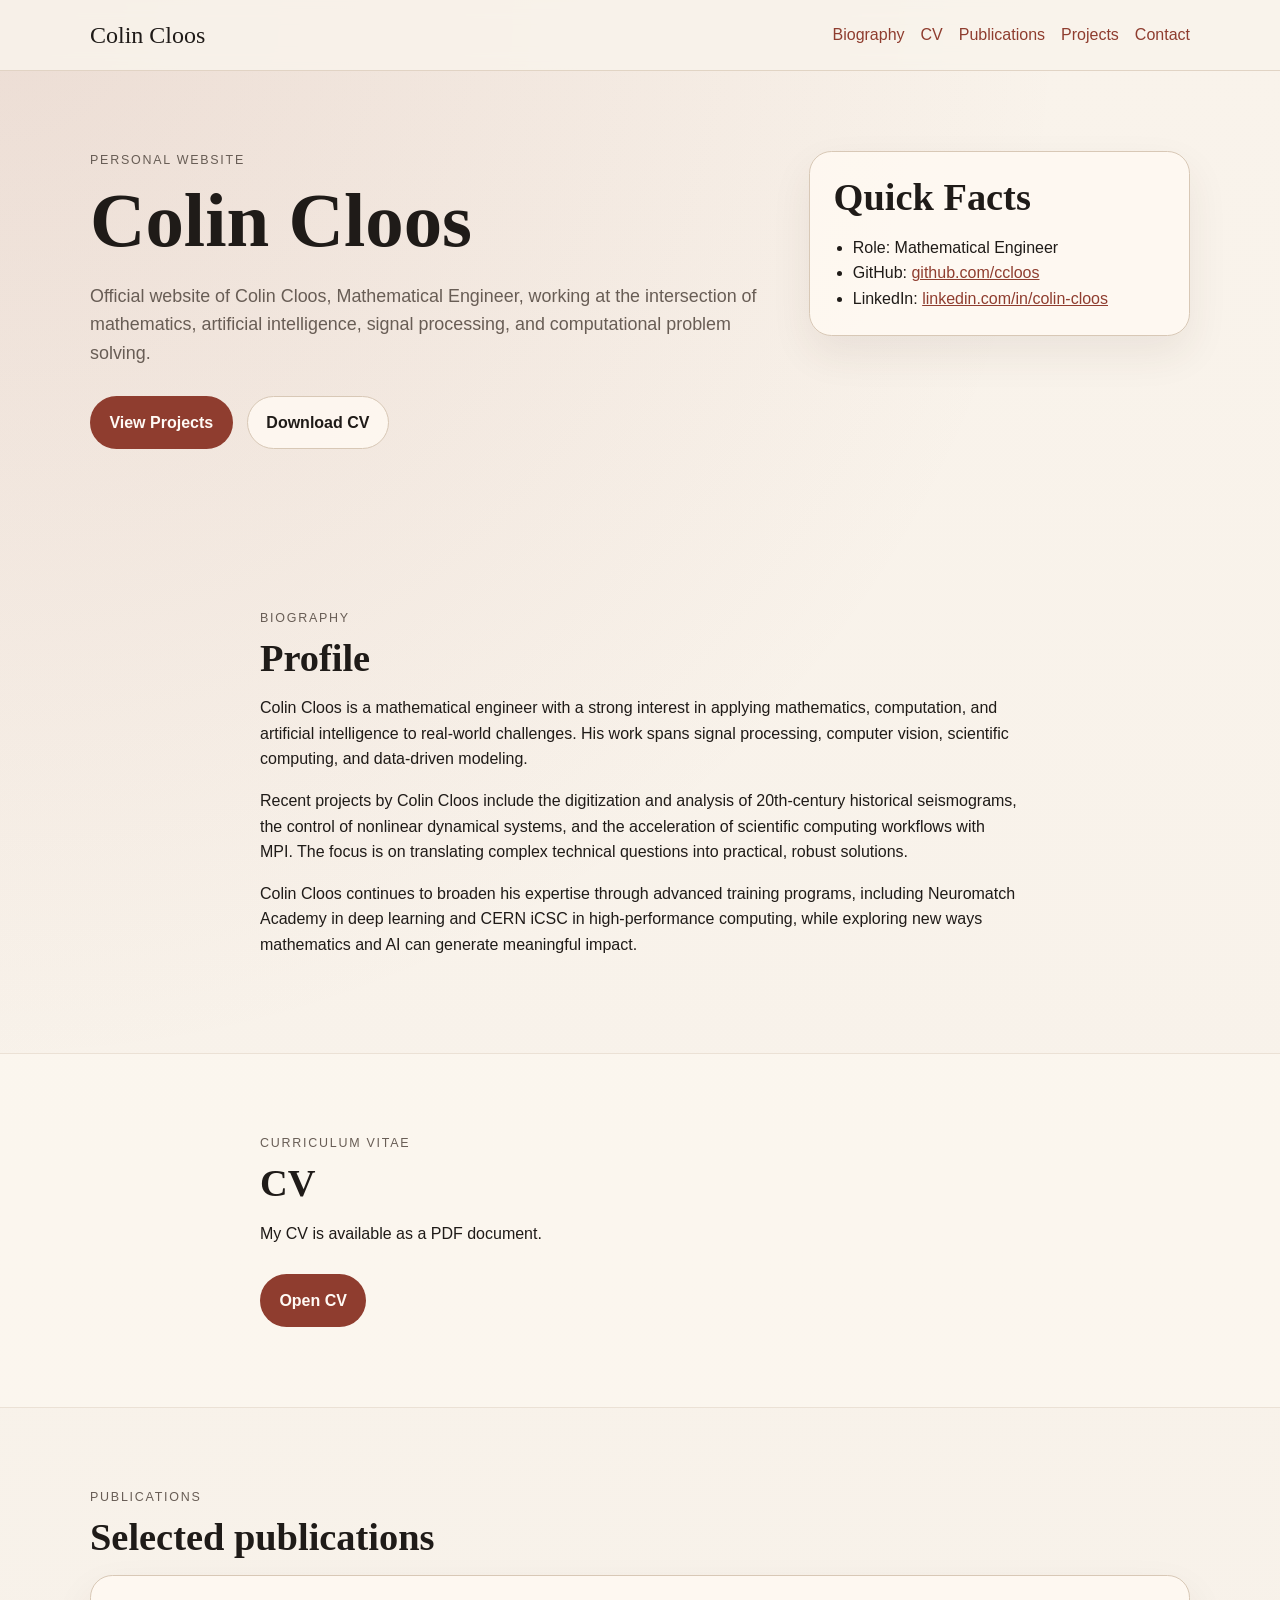
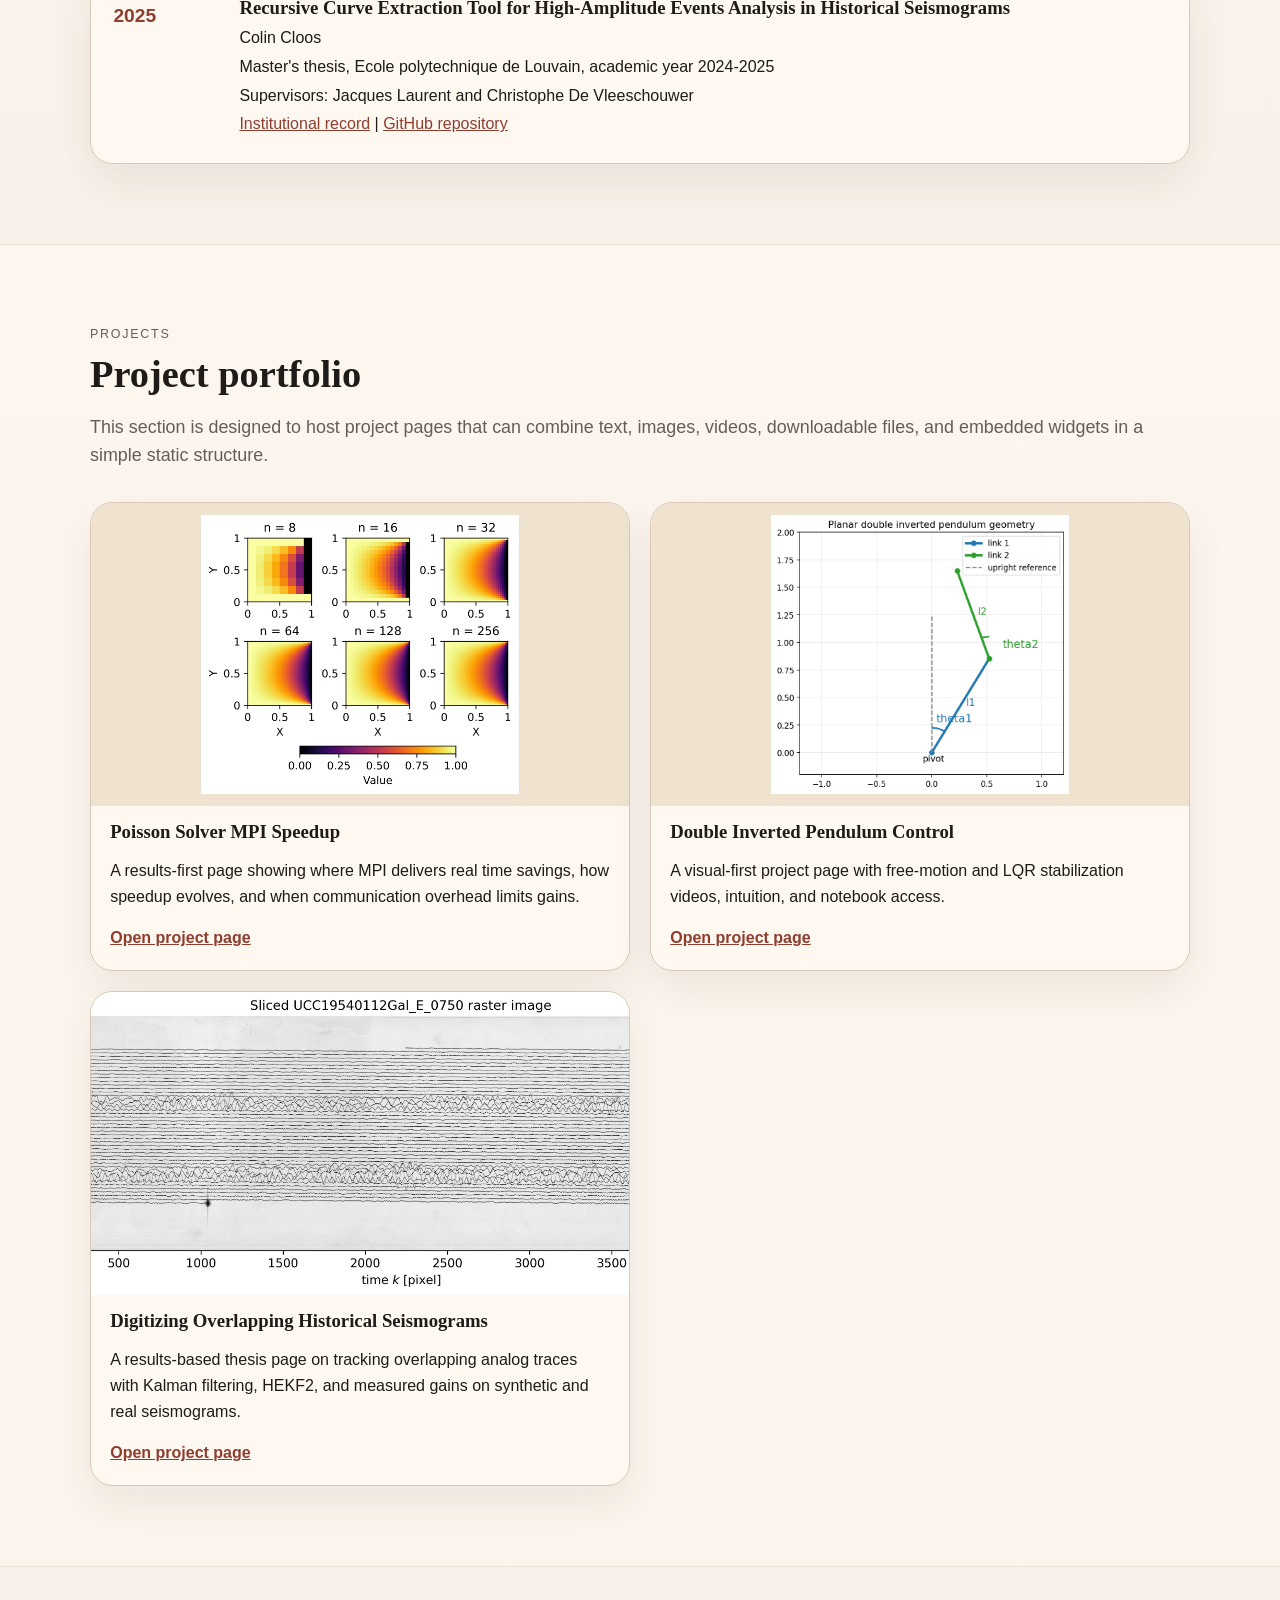
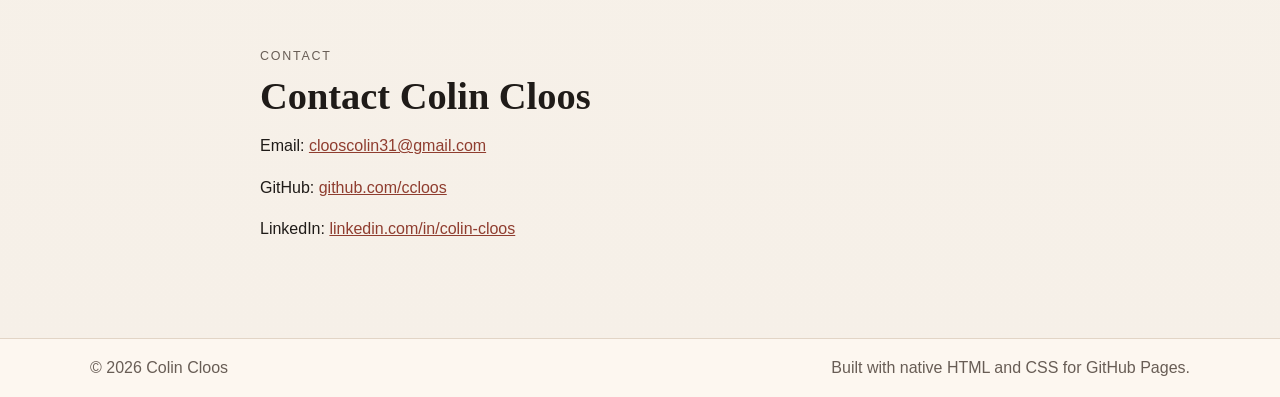
<file: index.html>
<!DOCTYPE html>
<html lang="en">
<head>
  <meta charset="UTF-8">
  <meta name="viewport" content="width=device-width, initial-scale=1.0">
  <title>Colin Cloos | Official Website of Colin Cloos</title>
  <meta
    name="description"
    content="Official website of Colin Cloos, Mathematical Engineer. Find the biography, CV, publications, projects, and contact information of Colin Cloos."
  >
  <meta name="author" content="Colin Cloos">
  <meta name="robots" content="index, follow">
  <link rel="canonical" href="https://ccloos.github.io/">
  <meta property="og:type" content="website">
  <meta property="og:site_name" content="Colin Cloos">
  <meta property="og:title" content="Colin Cloos | Official Website of Colin Cloos">
  <meta property="og:description" content="Official website of Colin Cloos, Mathematical Engineer. Find the biography, CV, publications, projects, and contact information of Colin Cloos.">
  <meta property="og:url" content="https://ccloos.github.io/">
  <meta property="og:image" content="https://ccloos.github.io/projects/poisson-mpi/media/solutions.jpg">
  <meta name="twitter:card" content="summary_large_image">
  <meta name="twitter:title" content="Colin Cloos | Official Website of Colin Cloos">
  <meta name="twitter:description" content="Official website of Colin Cloos, Mathematical Engineer. Find the biography, CV, publications, projects, and contact information of Colin Cloos.">
  <meta name="twitter:image" content="https://ccloos.github.io/projects/poisson-mpi/media/solutions.jpg">
  <link rel="icon" type="image/png" href="/assets/images/C_icon.png">
  <link rel="stylesheet" href="assets/css/styles.css">
  <script type="application/ld+json">
    {
      "@context": "https://schema.org",
      "@type": "Person",
      "name": "Colin Cloos",
      "url": "https://ccloos.github.io/",
      "mainEntityOfPage": "https://ccloos.github.io/",
      "jobTitle": "Mathematical Engineer",
      "email": "mailto:clooscolin31@gmail.com",
      "sameAs": [
        "https://github.com/ccloos",
        "https://linkedin.com/in/colin-cloos"
      ],
      "knowsAbout": [
        "Mathematics",
        "Artificial intelligence",
        "Signal processing",
        "Scientific computing",
        "Computer vision"
      ]
    }
  </script>
  <script type="application/ld+json">
    {
      "@context": "https://schema.org",
      "@type": "WebSite",
      "name": "Colin Cloos",
      "url": "https://ccloos.github.io/",
      "about": {
        "@type": "Person",
        "name": "Colin Cloos"
      }
    }
  </script>
</head>
<body>
  <header class="site-header">
    <div class="container header-inner">
      <a class="site-name" href="#top">Colin Cloos</a>
      <nav class="site-nav" aria-label="Main navigation">
        <a href="#bio">Biography</a>
        <a href="#cv">CV</a>
        <a href="#publications">Publications</a>
        <a href="#projects">Projects</a>
        <a href="#contact">Contact</a>
      </nav>
    </div>
  </header>

  <main id="top">
    <section class="hero">
      <div class="container hero-grid">
        <div>
          <p class="eyebrow">Personal website</p>
          <h1>Colin Cloos</h1>
          <p class="lead">
            Official website of Colin Cloos, Mathematical Engineer, working at the intersection
            of mathematics, artificial intelligence, signal processing, and computational
            problem solving.
          </p>
          <div class="hero-actions">
            <a class="button button-primary" href="#projects">View Projects</a>
            <a class="button button-secondary" href="cv/CV_CCLOOS.pdf">Download CV</a>
          </div>
        </div>
        <aside class="profile-card">
          <h2>Quick Facts</h2>
          <ul>
            <li>Role: Mathematical Engineer</li>
            <li>GitHub: <a href="https://github.com/ccloos">github.com/ccloos</a></li>
            <li>LinkedIn: <a href="https://linkedin.com/in/colin-cloos">linkedin.com/in/colin-cloos</a></li>
          </ul>
        </aside>
      </div>
    </section>

    <section id="bio" class="section">
      <div class="container narrow">
        <p class="section-label">Biography</p>
        <h2>Profile</h2>
        <p>
          Colin Cloos is a mathematical engineer with a strong interest in applying
          mathematics, computation, and artificial intelligence to real-world challenges. His
          work spans signal processing, computer vision, scientific computing, and data-driven
          modeling.
        </p>
        <p>
          Recent projects by Colin Cloos include the digitization and analysis of 20th-century
          historical seismograms, the control of nonlinear dynamical systems, and the
          acceleration of scientific computing workflows with MPI. The focus is on translating
          complex technical questions into practical, robust solutions.
        </p>
        <p>
          Colin Cloos continues to broaden his expertise through advanced training programs,
          including Neuromatch Academy in deep learning and CERN iCSC in high-performance
          computing, while exploring new ways mathematics and AI can generate meaningful
          impact.
        </p>
      </div>
    </section>

    <section id="cv" class="section section-alt">
      <div class="container narrow">
        <p class="section-label">Curriculum Vitae</p>
        <h2>CV</h2>
        <p>My CV is available as a PDF document.</p>
        <div class="card-row">
          <a class="button button-primary" href="cv/CV_CCLOOS.pdf">Open CV</a>
        </div>
      </div>
    </section>

    <section id="publications" class="section">
      <div class="container">
        <p class="section-label">Publications</p>
        <h2>Selected publications</h2>
        <div class="publication-list">
          <article class="publication-item">
            <p class="publication-year">2025</p>
            <div>
              <h3>Recursive Curve Extraction Tool for High-Amplitude Events Analysis in Historical Seismograms</h3>
              <p>Colin Cloos</p>
              <p>Master's thesis, Ecole polytechnique de Louvain, academic year 2024-2025</p>
              <p>Supervisors: Jacques Laurent and Christophe De Vleeschouwer</p>
              <p>
                <a href="https://thesis.dial.uclouvain.be/entities/masterthesis/edf44efa-0e3e-4220-b240-090449e16d3f">Institutional record</a>
                |
                <a href="https://github.com/ccloos/THESIS_Recursive_Curve_Extraction_Tool_for_High_Amplitude_Events_Analysis_in_Historical_Seismograms">GitHub repository</a>
              </p>
            </div>
          </article>
        </div>
      </div>
    </section>

    <section id="projects" class="section section-alt">
      <div class="container">
        <p class="section-label">Projects</p>
        <h2>Project portfolio</h2>
        <p class="section-intro">
          This section is designed to host project pages that can combine text, images, videos,
          downloadable files, and embedded widgets in a simple static structure.
        </p>
        <div class="project-grid">
          <article class="project-card">
            <img class="project-card-image-contain" src="projects/poisson-mpi/media/solutions.jpg" alt="Preview of Poisson equation solutions across grid resolutions">
            <h3>Poisson Solver MPI Speedup</h3>
            <p>A results-first page showing where MPI delivers real time savings, how speedup evolves, and when communication overhead limits gains.</p>
            <a href="projects/poisson-mpi/index.html">Open project page</a>
          </article>
          <article class="project-card">
            <img class="project-card-image-contain" src="projects/double-inverted-pendulum/media/system-sketch.png" alt="Sketch of a double inverted pendulum system">
            <h3>Double Inverted Pendulum Control</h3>
            <p>A visual-first project page with free-motion and LQR stabilization videos, intuition, and notebook access.</p>
            <a href="projects/double-inverted-pendulum/index.html">Open project page</a>
          </article>
          <article class="project-card">
            <img src="projects/historical-seismogram-tracking/media/seismogram-thumbnail.jpg" alt="Cropped historical seismogram showing overlapping traces">
            <h3>Digitizing Overlapping Historical Seismograms</h3>
            <p>A results-based thesis page on tracking overlapping analog traces with Kalman filtering, HEKF2, and measured gains on synthetic and real seismograms.</p>
            <a href="projects/historical-seismogram-tracking/index.html">Open project page</a>
          </article>
        </div>
      </div>
    </section>

    <section id="contact" class="section">
      <div class="container narrow">
        <p class="section-label">Contact</p>
        <h2>Contact Colin Cloos</h2>
        <p>Email: <a href="mailto:clooscolin31@gmail.com">clooscolin31@gmail.com</a></p>
        <p>GitHub: <a href="https://github.com/ccloos">github.com/ccloos</a></p>
        <p>LinkedIn: <a href="https://linkedin.com/in/colin-cloos">linkedin.com/in/colin-cloos</a></p>
      </div>
    </section>
  </main>

  <footer class="site-footer">
    <div class="container footer-inner">
      <p>&copy; <span id="current-year"></span> Colin Cloos</p>
      <p>Built with native HTML and CSS for GitHub Pages.</p>
    </div>
  </footer>

  <script src="assets/js/main.js"></script>
</body>
</html>
</file>
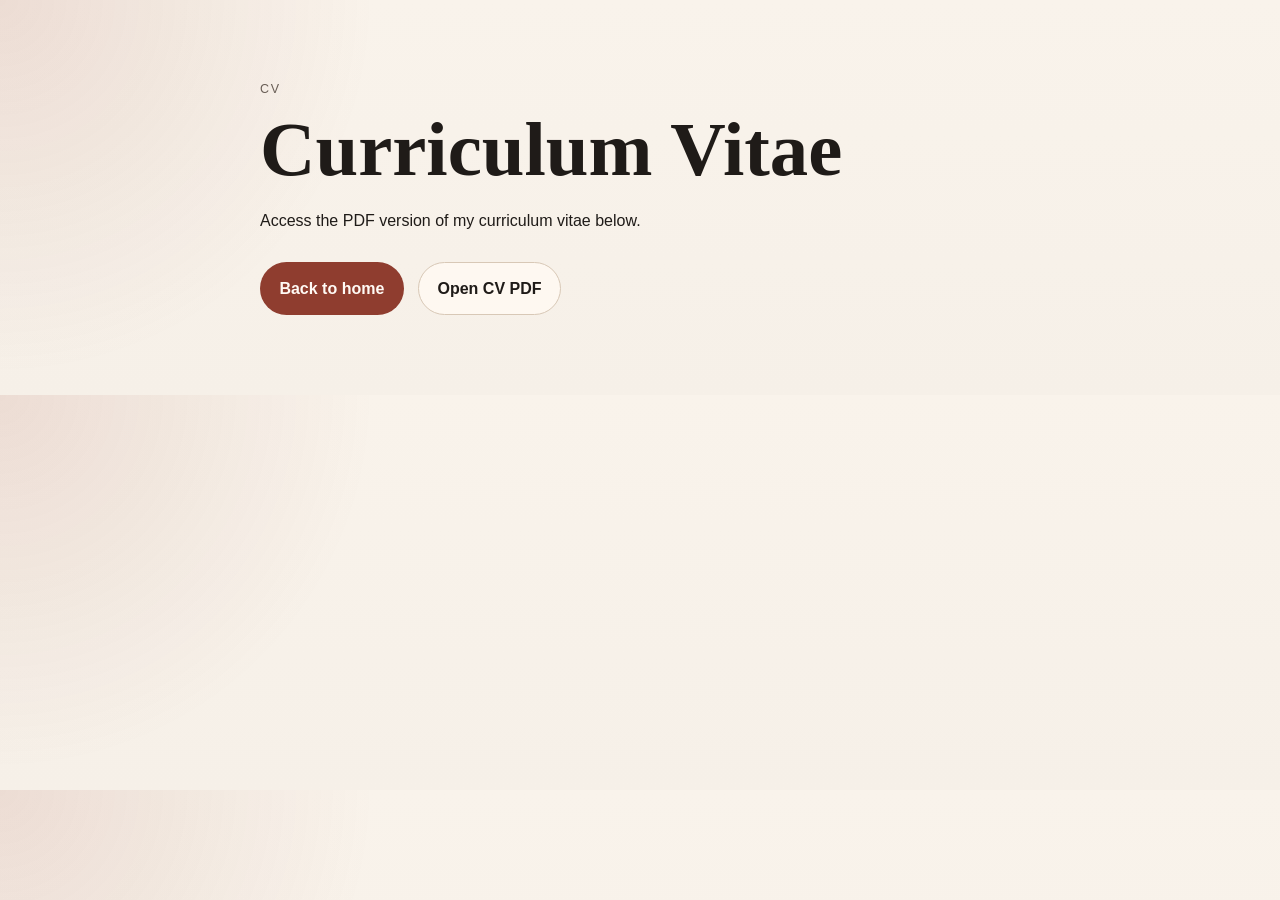
<file: cv/index.html>
<!DOCTYPE html>
<html lang="en">
<head>
  <meta charset="UTF-8">
  <meta name="viewport" content="width=device-width, initial-scale=1.0">
  <title>CV | Colin Cloos</title>
  <meta name="description" content="Curriculum Vitae of Colin Cloos, Mathematical Engineer.">
  <meta name="robots" content="index, follow">
  <link rel="canonical" href="https://ccloos.github.io/cv/index.html">
  <link rel="icon" type="image/png" href="/assets/images/C_icon.png">
  <link rel="stylesheet" href="../assets/css/styles.css">
</head>
<body>
  <main class="section">
    <div class="container narrow">
      <p class="section-label">CV</p>
      <h1>Curriculum Vitae</h1>
      <p>Access the PDF version of my curriculum vitae below.</p>
      <div class="card-row">
        <a class="button button-primary" href="../index.html">Back to home</a>
        <a class="button button-secondary" href="CV_CCLOOS.pdf">Open CV PDF</a>
      </div>
    </div>
  </main>
</body>
</html>
</file>
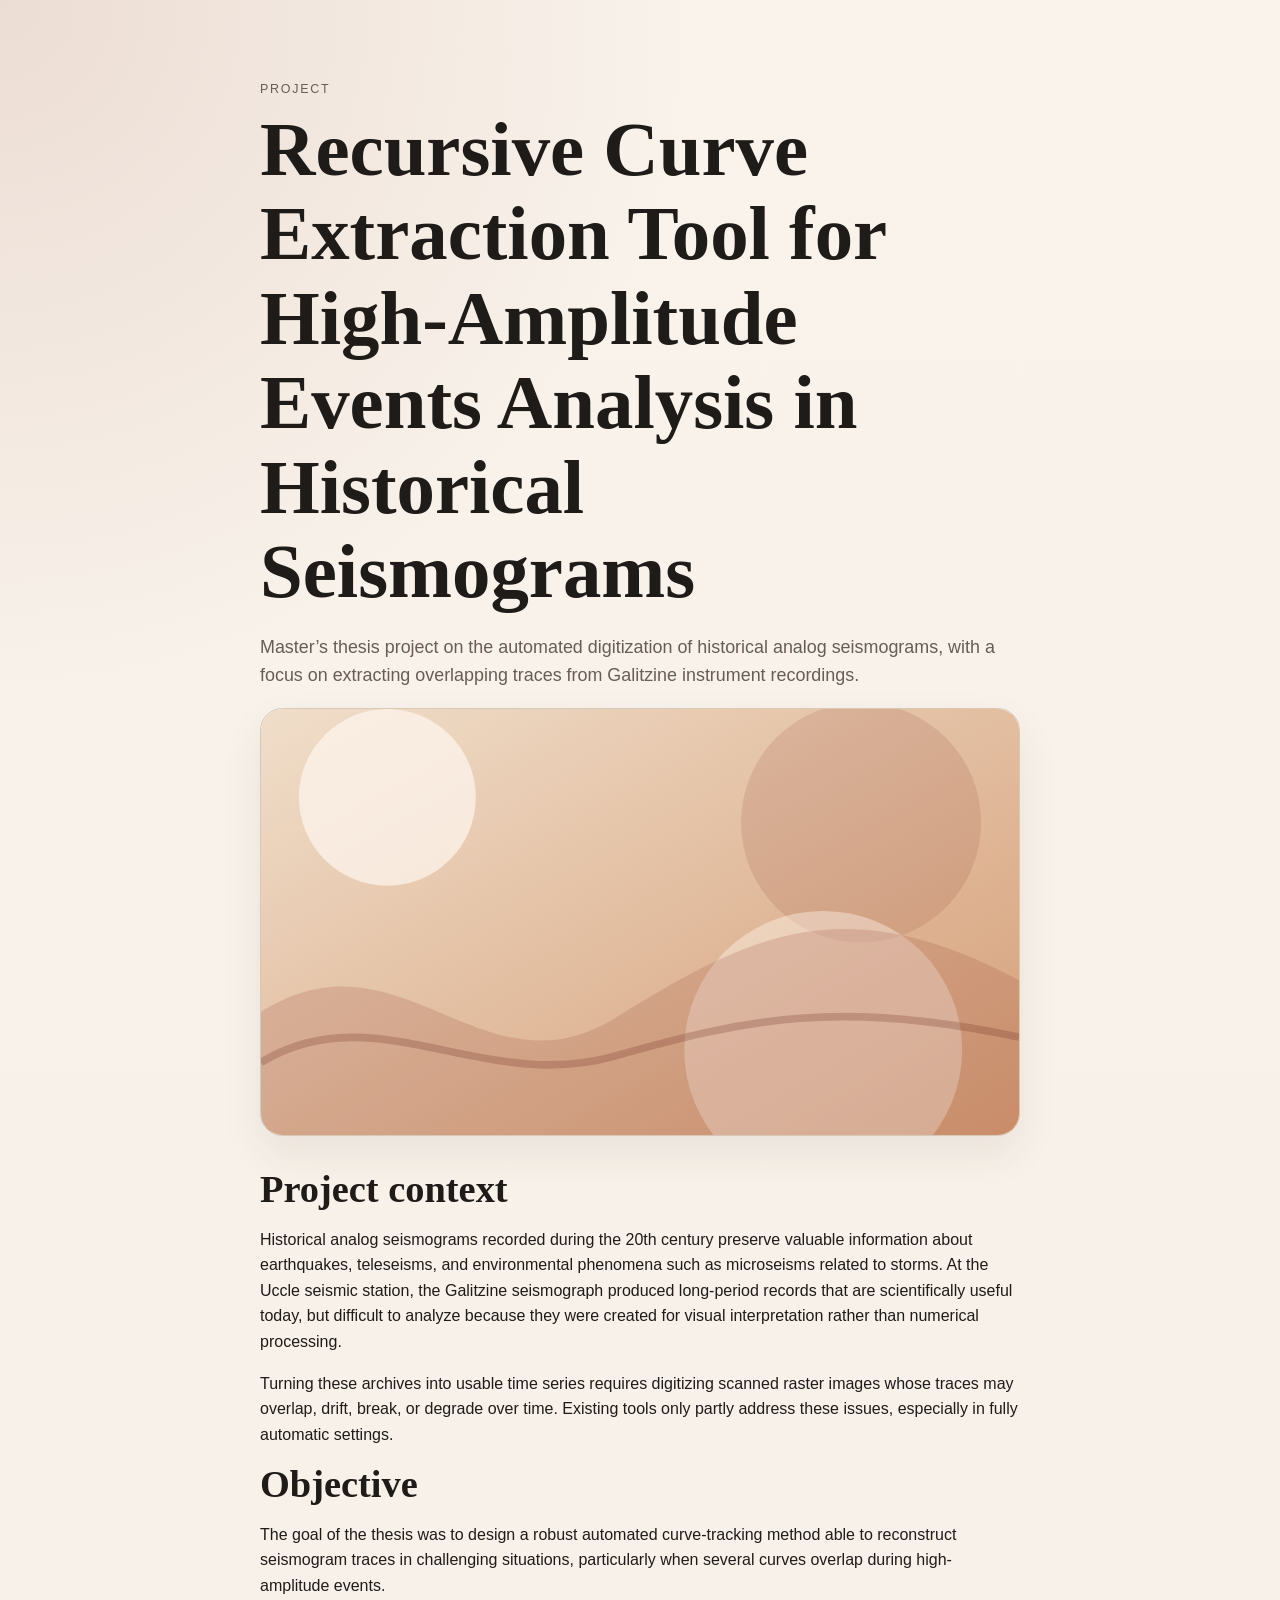
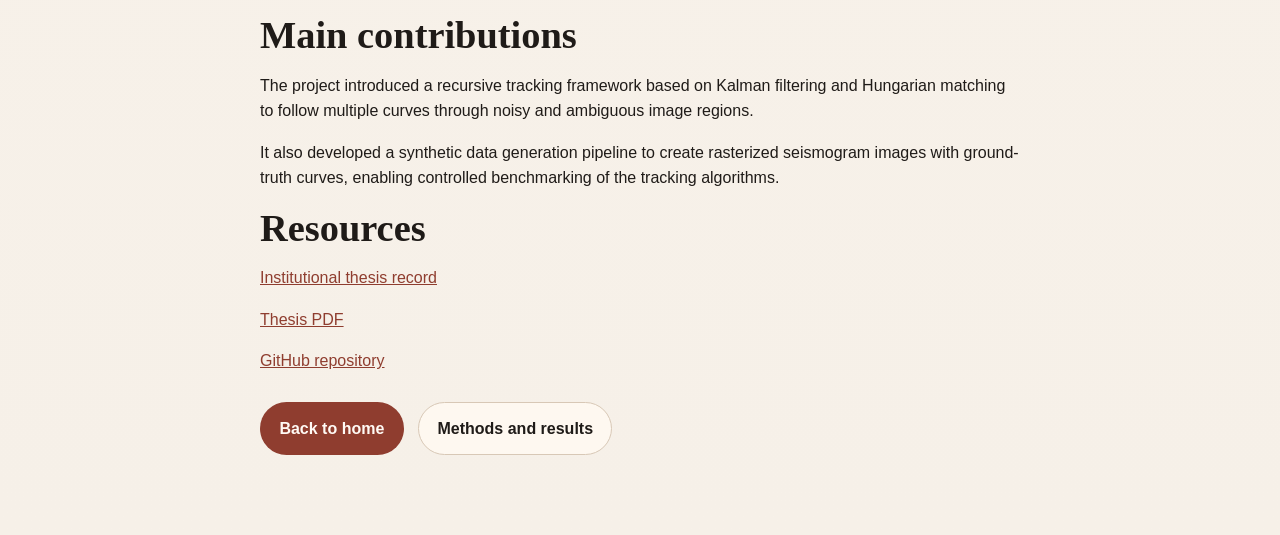
<file: projects/project-one/index.html>
<!DOCTYPE html>
<html lang="en">
<head>
  <meta charset="UTF-8">
  <meta name="viewport" content="width=device-width, initial-scale=1.0">
  <title>Thesis Overview | Colin Cloos</title>
  <meta name="description" content="Project overview for the master's thesis of Colin Cloos on historical seismogram digitization and curve extraction.">
  <meta name="robots" content="index, follow">
  <link rel="canonical" href="https://ccloos.github.io/projects/project-one/index.html">
  <link rel="icon" type="image/png" href="/assets/images/C_icon.png">
  <link rel="stylesheet" href="../../assets/css/styles.css">
</head>
<body>
  <main class="section">
    <div class="container narrow">
      <p class="section-label">Project</p>
      <h1>Recursive Curve Extraction Tool for High-Amplitude Events Analysis in Historical Seismograms</h1>
      <p class="lead">
        Master’s thesis project on the automated digitization of historical analog seismograms,
        with a focus on extracting overlapping traces from Galitzine instrument recordings.
      </p>

      <img
        src="../../assets/images/project-placeholder.svg"
        alt="Abstract illustration for the thesis project"
        style="border-radius: 1.4rem; border: 1px solid var(--border); box-shadow: var(--shadow);"
      >

      <section style="margin-top: 2rem;">
        <h2>Project context</h2>
        <p>
          Historical analog seismograms recorded during the 20th century preserve valuable
          information about earthquakes, teleseisms, and environmental phenomena such as
          microseisms related to storms. At the Uccle seismic station, the Galitzine
          seismograph produced long-period records that are scientifically useful today, but
          difficult to analyze because they were created for visual interpretation rather than
          numerical processing.
        </p>
        <p>
          Turning these archives into usable time series requires digitizing scanned raster
          images whose traces may overlap, drift, break, or degrade over time. Existing tools
          only partly address these issues, especially in fully automatic settings.
        </p>
      </section>

      <section>
        <h2>Objective</h2>
        <p>
          The goal of the thesis was to design a robust automated curve-tracking method able
          to reconstruct seismogram traces in challenging situations, particularly when
          several curves overlap during high-amplitude events.
        </p>
      </section>

      <section>
        <h2>Main contributions</h2>
        <p>
          The project introduced a recursive tracking framework based on Kalman filtering and
          Hungarian matching to follow multiple curves through noisy and ambiguous image
          regions.
        </p>
        <p>
          It also developed a synthetic data generation pipeline to create rasterized
          seismogram images with ground-truth curves, enabling controlled benchmarking of the
          tracking algorithms.
        </p>
      </section>

      <section>
        <h2>Resources</h2>
        <p><a href="https://thesis.dial.uclouvain.be/entities/masterthesis/edf44efa-0e3e-4220-b240-090449e16d3f">Institutional thesis record</a></p>
        <p><a href="https://thesis.dial.uclouvain.be/bitstreams/b1e89a66-a1e1-41de-a5d5-eac483e1d867/download">Thesis PDF</a></p>
        <p><a href="https://github.com/ccloos/THESIS_Recursive_Curve_Extraction_Tool_for_High_Amplitude_Events_Analysis_in_Historical_Seismograms">GitHub repository</a></p>
      </section>

      <div class="card-row">
        <a class="button button-primary" href="../../index.html">Back to home</a>
        <a class="button button-secondary" href="../project-two/index.html">Methods and results</a>
      </div>
    </div>
  </main>
</body>
</html>
</file>
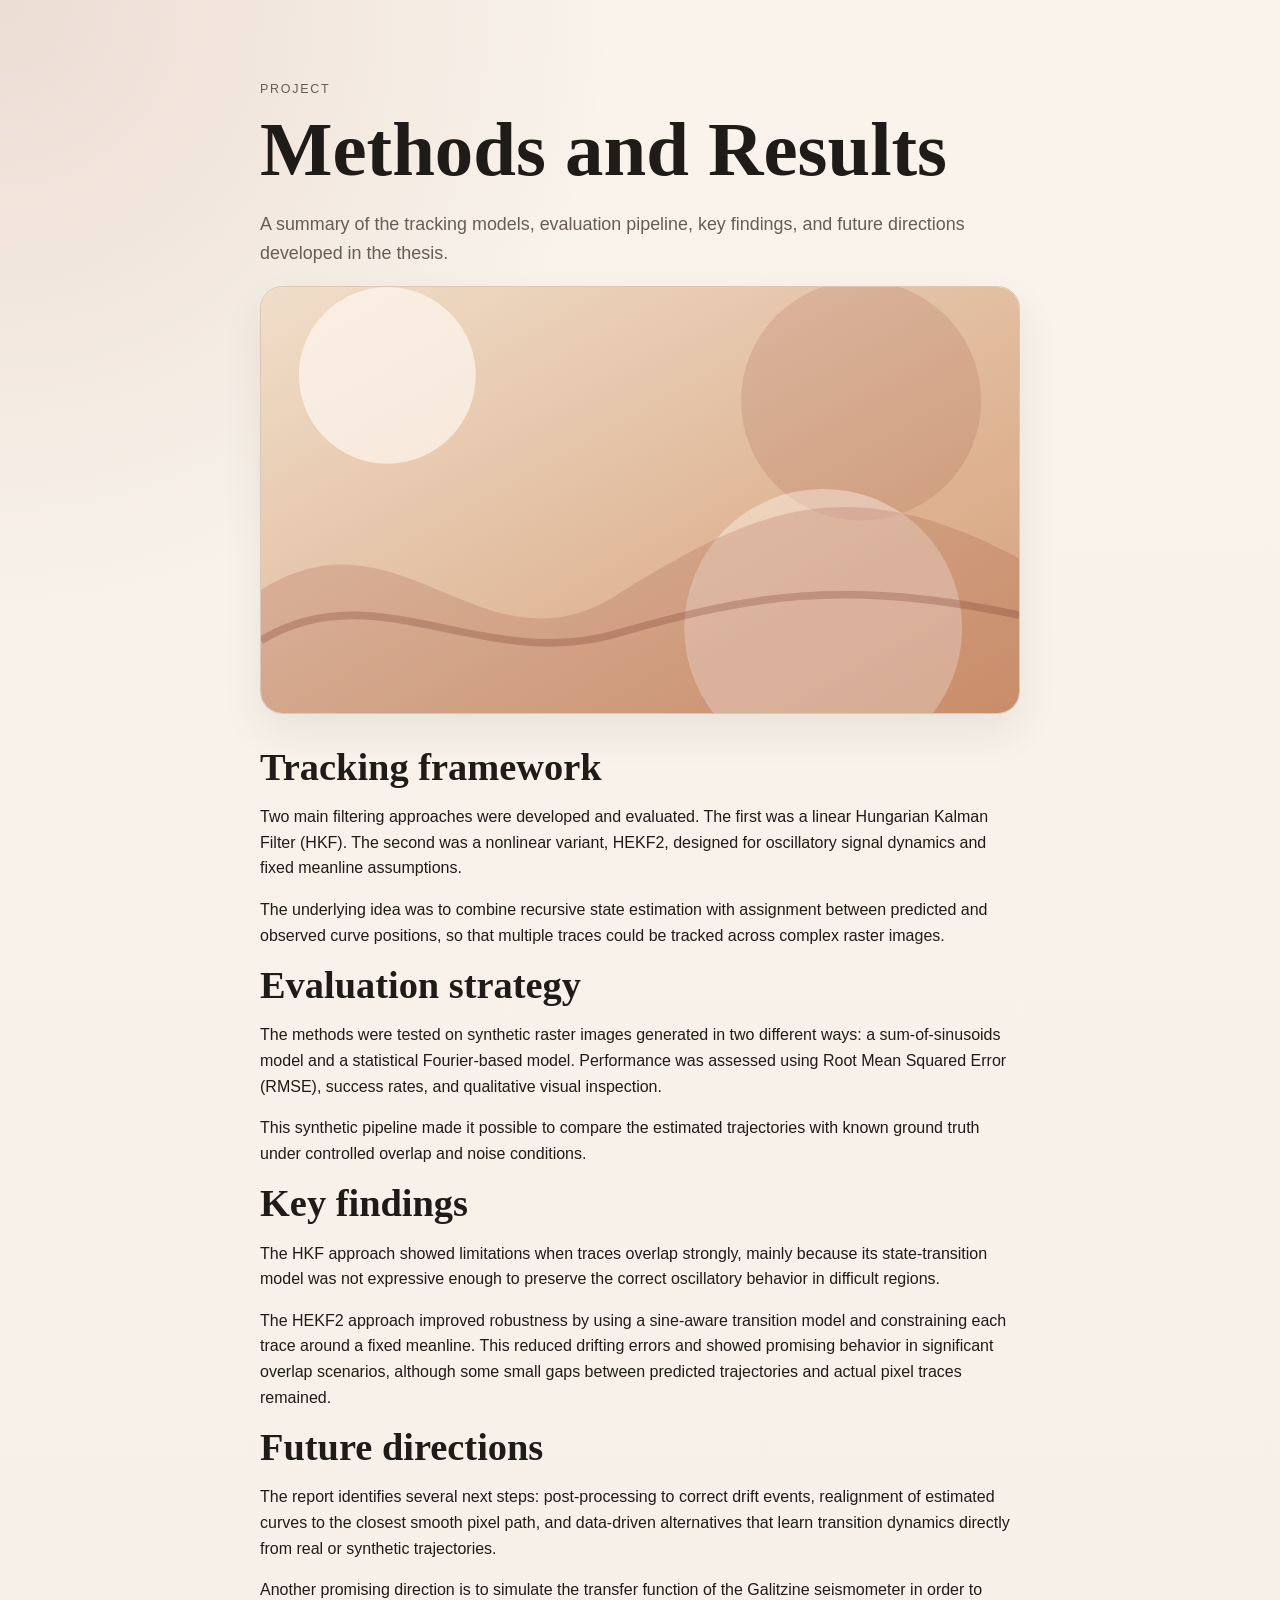
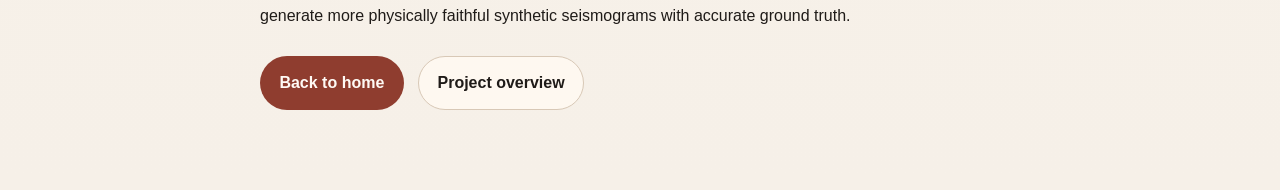
<file: projects/project-two/index.html>
<!DOCTYPE html>
<html lang="en">
<head>
  <meta charset="UTF-8">
  <meta name="viewport" content="width=device-width, initial-scale=1.0">
  <title>Methods and Results | Colin Cloos</title>
  <meta name="description" content="Methods and results page for the master's thesis of Colin Cloos on recursive tracking of historical seismogram traces.">
  <meta name="robots" content="index, follow">
  <link rel="canonical" href="https://ccloos.github.io/projects/project-two/index.html">
  <link rel="icon" type="image/png" href="/assets/images/C_icon.png">
  <link rel="stylesheet" href="../../assets/css/styles.css">
</head>
<body>
  <main class="section">
    <div class="container narrow">
      <p class="section-label">Project</p>
      <h1>Methods and Results</h1>
      <p class="lead">
        A summary of the tracking models, evaluation pipeline, key findings, and future
        directions developed in the thesis.
      </p>

      <img
        src="../../assets/images/project-placeholder.svg"
        alt="Abstract illustration for methods and results"
        style="border-radius: 1.4rem; border: 1px solid var(--border); box-shadow: var(--shadow);"
      >

      <section style="margin-top: 2rem;">
        <h2>Tracking framework</h2>
        <p>
          Two main filtering approaches were developed and evaluated. The first was a linear
          Hungarian Kalman Filter (HKF). The second was a nonlinear variant, HEKF2, designed
          for oscillatory signal dynamics and fixed meanline assumptions.
        </p>
        <p>
          The underlying idea was to combine recursive state estimation with assignment
          between predicted and observed curve positions, so that multiple traces could be
          tracked across complex raster images.
        </p>
      </section>

      <section>
        <h2>Evaluation strategy</h2>
        <p>
          The methods were tested on synthetic raster images generated in two different ways:
          a sum-of-sinusoids model and a statistical Fourier-based model. Performance was
          assessed using Root Mean Squared Error (RMSE), success rates, and qualitative visual
          inspection.
        </p>
        <p>
          This synthetic pipeline made it possible to compare the estimated trajectories with
          known ground truth under controlled overlap and noise conditions.
        </p>
      </section>

      <section>
        <h2>Key findings</h2>
        <p>
          The HKF approach showed limitations when traces overlap strongly, mainly because its
          state-transition model was not expressive enough to preserve the correct oscillatory
          behavior in difficult regions.
        </p>
        <p>
          The HEKF2 approach improved robustness by using a sine-aware transition model and
          constraining each trace around a fixed meanline. This reduced drifting errors and
          showed promising behavior in significant overlap scenarios, although some small gaps
          between predicted trajectories and actual pixel traces remained.
        </p>
      </section>

      <section>
        <h2>Future directions</h2>
        <p>
          The report identifies several next steps: post-processing to correct drift events,
          realignment of estimated curves to the closest smooth pixel path, and data-driven
          alternatives that learn transition dynamics directly from real or synthetic
          trajectories.
        </p>
        <p>
          Another promising direction is to simulate the transfer function of the Galitzine
          seismometer in order to generate more physically faithful synthetic seismograms with
          accurate ground truth.
        </p>
      </section>

      <div class="card-row">
        <a class="button button-primary" href="../../index.html">Back to home</a>
        <a class="button button-secondary" href="../project-one/index.html">Project overview</a>
      </div>
    </div>
  </main>
</body>
</html>
</file>
<file: assets/css/styles.css>
:root {
  --bg: #f6f0e8;
  --surface: #fffaf3;
  --surface-strong: #efe2cf;
  --text: #1f1b18;
  --muted: #685d55;
  --accent: #8f3d2f;
  --accent-dark: #6e2d22;
  --border: #d8c8b6;
  --shadow: 0 18px 40px rgba(76, 52, 34, 0.08);
  --max-width: 1100px;
}

* {
  box-sizing: border-box;
}

html {
  scroll-behavior: smooth;
}

body {
  margin: 0;
  font-family: "Segoe UI", Tahoma, Geneva, Verdana, sans-serif;
  color: var(--text);
  background:
    radial-gradient(circle at top left, rgba(143, 61, 47, 0.12), transparent 28%),
    linear-gradient(180deg, #f9f3eb 0%, var(--bg) 100%);
  line-height: 1.6;
}

img {
  display: block;
  max-width: 100%;
}

a {
  color: var(--accent);
}

a:hover {
  color: var(--accent-dark);
}

code {
  padding: 0.1rem 0.35rem;
  border-radius: 0.35rem;
  background: rgba(31, 27, 24, 0.06);
  font-size: 0.95em;
}

.container {
  width: min(calc(100% - 2rem), var(--max-width));
  margin: 0 auto;
}

.narrow {
  width: min(calc(100% - 2rem), 760px);
}

.site-header {
  position: sticky;
  top: 0;
  z-index: 10;
  backdrop-filter: blur(10px);
  background: rgba(249, 243, 235, 0.88);
  border-bottom: 1px solid rgba(216, 200, 182, 0.7);
}

.header-inner,
.footer-inner {
  display: flex;
  justify-content: space-between;
  align-items: center;
  gap: 1rem;
  padding: 1rem 0;
}

.site-name,
.site-nav a {
  text-decoration: none;
}

.site-name {
  font-family: Georgia, "Times New Roman", serif;
  font-size: 1.5rem;
  color: var(--text);
}

.site-nav {
  display: flex;
  flex-wrap: wrap;
  gap: 1rem;
}

.hero,
.section {
  padding: 5rem 0;
}

.hero-grid {
  display: grid;
  grid-template-columns: 1.8fr 1fr;
  gap: 2rem;
  align-items: start;
}

.eyebrow,
.section-label {
  margin: 0 0 0.5rem;
  text-transform: uppercase;
  letter-spacing: 0.14em;
  font-size: 0.78rem;
  color: var(--muted);
}

h1,
h2,
h3 {
  margin-top: 0;
  line-height: 1.1;
  font-family: Georgia, "Times New Roman", serif;
}

h1 {
  font-size: clamp(2.8rem, 6vw, 5.2rem);
  margin-bottom: 1rem;
}

h2 {
  font-size: clamp(2rem, 3vw, 3rem);
  margin-bottom: 1rem;
}

.lead,
.section-intro {
  font-size: 1.12rem;
  color: var(--muted);
}

.hero-actions,
.card-row {
  display: flex;
  flex-wrap: wrap;
  gap: 0.9rem;
  margin-top: 1.75rem;
}

.button {
  display: inline-flex;
  align-items: center;
  justify-content: center;
  padding: 0.8rem 1.15rem;
  border-radius: 999px;
  text-decoration: none;
  font-weight: 600;
  border: 1px solid transparent;
}

.button-primary {
  background: var(--accent);
  color: #fffaf5;
}

.button-primary:hover {
  color: #fffaf5;
  background: var(--accent-dark);
}

.button-secondary {
  border-color: var(--border);
  background: rgba(255, 250, 243, 0.85);
  color: var(--text);
}

.profile-card,
.project-card,
.publication-item {
  border: 1px solid var(--border);
  border-radius: 1.4rem;
  background: rgba(255, 250, 243, 0.86);
  box-shadow: var(--shadow);
}

.profile-card {
  padding: 1.5rem;
}

.profile-card ul {
  padding-left: 1.2rem;
  margin-bottom: 0;
}

.section-alt {
  background: rgba(255, 250, 243, 0.55);
  border-top: 1px solid rgba(216, 200, 182, 0.45);
  border-bottom: 1px solid rgba(216, 200, 182, 0.45);
}

.publication-list {
  display: grid;
  gap: 1rem;
}

.publication-item {
  display: grid;
  grid-template-columns: 110px 1fr;
  gap: 1rem;
  padding: 1.4rem;
}

.publication-item h3 {
  margin-bottom: 0.4rem;
}

.publication-item p {
  margin: 0.2rem 0;
}

.publication-year {
  margin: 0;
  font-size: 1.2rem;
  font-weight: 600;
  color: var(--accent);
}

.project-grid {
  display: grid;
  grid-template-columns: repeat(2, minmax(0, 1fr));
  gap: 1.25rem;
  margin-top: 2rem;
}

.project-card {
  overflow: hidden;
}

.project-card img {
  aspect-ratio: 16 / 9;
  object-fit: cover;
  background: var(--surface-strong);
}

.project-card img.project-card-image-contain {
  object-fit: contain;
  padding: 0.75rem;
}

.project-card h3,
.project-card p,
.project-card a {
  margin-left: 1.2rem;
  margin-right: 1.2rem;
}

.project-card h3 {
  margin-top: 1rem;
  margin-bottom: 0.5rem;
}

.project-card a {
  display: inline-block;
  margin-bottom: 1.2rem;
  font-weight: 600;
}

.project-page-hero {
  margin-bottom: 2rem;
}

.video-grid {
  display: grid;
  grid-template-columns: repeat(2, minmax(0, 1fr));
  gap: 1.25rem;
  margin-top: 1.5rem;
}

.media-panel {
  border: 1px solid var(--border);
  border-radius: 1.4rem;
  background: rgba(255, 250, 243, 0.9);
  box-shadow: var(--shadow);
  overflow: hidden;
}

.media-panel video,
.media-panel img {
  width: 100%;
  background: #111;
}

.media-body {
  padding: 1rem 1.1rem 1.2rem;
}

.media-body h3 {
  margin-bottom: 0.5rem;
}

.technical-details {
  margin-top: 1.5rem;
  border: 1px solid var(--border);
  border-radius: 1rem;
  background: rgba(255, 250, 243, 0.82);
  padding: 1rem 1.1rem;
}

.technical-details summary {
  cursor: pointer;
  font-weight: 600;
}

.resource-list {
  display: grid;
  gap: 0.75rem;
  margin-top: 1rem;
}

.resource-item {
  border: 1px solid var(--border);
  border-radius: 1rem;
  background: rgba(255, 250, 243, 0.82);
  padding: 1rem 1.1rem;
}

.resource-item p {
  margin: 0.25rem 0 0;
  color: var(--muted);
}

.equation-block {
  margin: 0.9rem 0;
  padding: 0.9rem 1rem;
  border-left: 4px solid var(--accent);
  border-radius: 0.75rem;
  background: rgba(255, 250, 243, 0.82);
  font-family: "Consolas", "Courier New", monospace;
  overflow-x: auto;
}

.pdf-frame {
  width: 100%;
  height: 420px;
  border: 0;
  background: #ffffff;
}

.pdf-frame-tall {
  height: 760px;
}

.full-width-panel {
  margin-top: 1.25rem;
}

.wide-page {
  width: min(calc(100% - 2rem), var(--max-width));
  margin: 0 auto;
}

.media-panel img.poisson-figure {
  display: block;
  width: 50%;
  margin: 0 auto;
}

.media-panel img.poisson-figure-solution {
  display: block;
  width: 50%;
  margin: 0 auto;
}

.media-panel img.poisson-figure-full {
  display: block;
  width: 66.666%;
  margin: 0 auto;
}

.insight-grid {
  display: grid;
  grid-template-columns: repeat(3, minmax(0, 1fr));
  gap: 1rem;
  margin-top: 1.25rem;
}

.insight-card {
  border: 1px solid var(--border);
  border-radius: 1rem;
  background: rgba(255, 250, 243, 0.84);
  box-shadow: var(--shadow);
  padding: 1rem 1.1rem;
}

.insight-card h3 {
  margin-bottom: 0.5rem;
}

.insight-card p {
  margin: 0;
  color: var(--muted);
}

.site-footer {
  border-top: 1px solid rgba(216, 200, 182, 0.7);
  background: rgba(255, 250, 243, 0.75);
}

.site-footer p {
  margin: 0;
  color: var(--muted);
}

@media (max-width: 800px) {
  .header-inner,
  .footer-inner,
  .hero-grid,
  .publication-item,
  .project-grid {
    grid-template-columns: 1fr;
  }

  .header-inner,
  .footer-inner {
    display: block;
  }

  .site-nav {
    margin-top: 0.75rem;
  }

  .hero,
  .section {
    padding: 4rem 0;
  }

  .publication-item {
    gap: 0.5rem;
  }

  .video-grid {
    grid-template-columns: 1fr;
  }

  .insight-grid {
    grid-template-columns: 1fr;
  }
}
</file>
